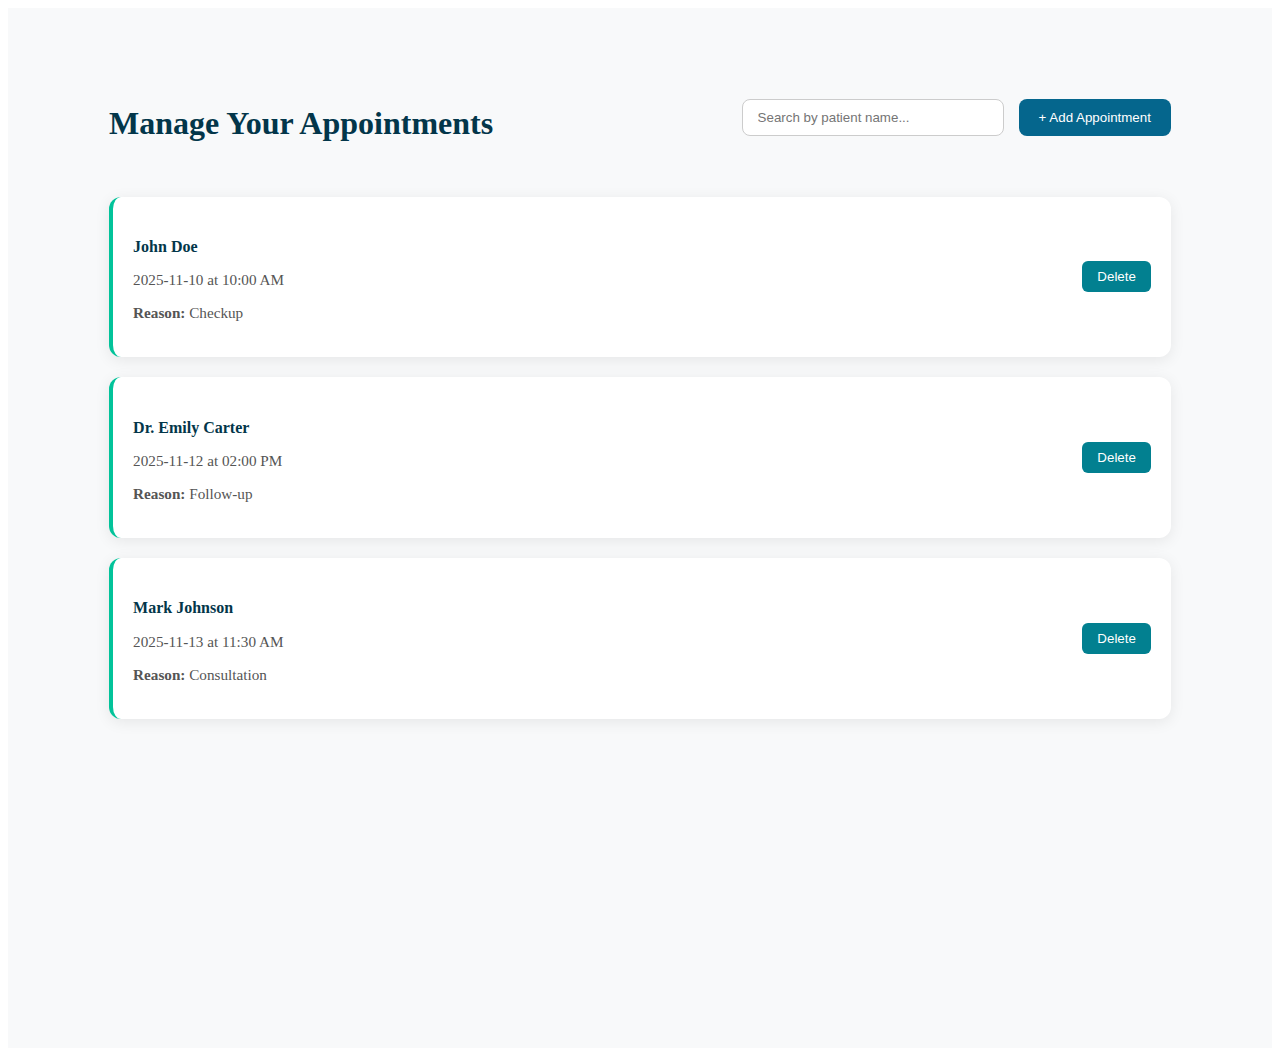
<file: Frontend/appointment.html>
<!DOCTYPE html>
<html lang="en">
<head>
  <meta charset="UTF-8" />
  <meta name="viewport" content="width=device-width, initial-scale=1.0" />
  <title>Appointments | Doctor's Day Planner</title>

  <link rel="stylesheet" href="appointment.css" />

  <script defer src="appointment.js"></script>
</head>
<body>

  <section class="appointments">
    <div class="appointments-header">
      <h2>Manage Your Appointments</h2>
      <div class="appointment-controls">
        <input type="text" id="search" placeholder="Search by patient name..." />
        <button id="addAppointmentBtn">+ Add Appointment</button>
      </div>
    </div>

    <div class="appointment-list" id="appointmentList">
    </div>
  </section>

</body>
</html>
</file>
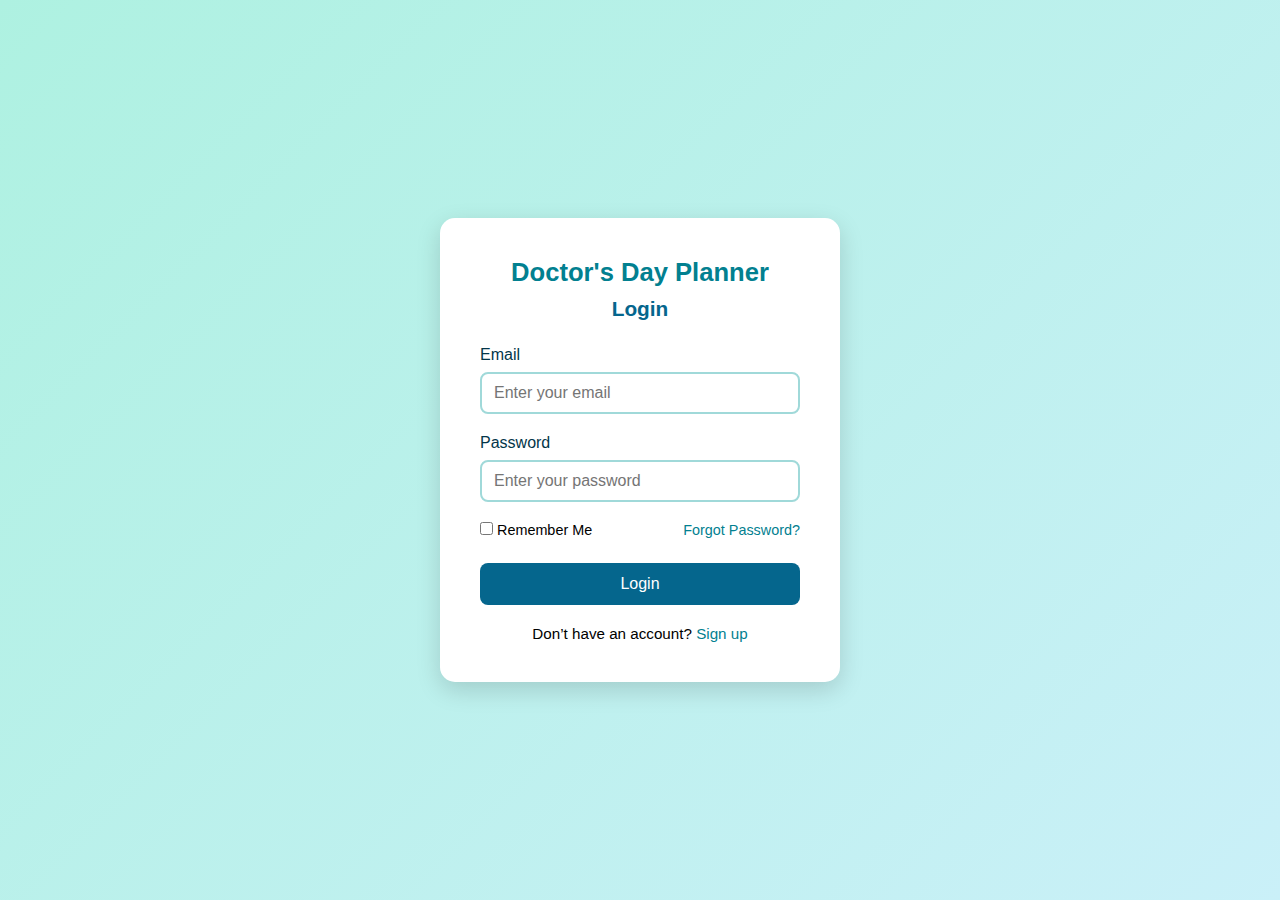
<file: Frontend/dashboard.html>
<!DOCTYPE html>
<html lang="en">
<head>
  <meta charset="UTF-8" />
  <meta name="viewport" content="width=device-width, initial-scale=1.0" />
  <title>Doctor's Dashboard | Doctor's Day Planner</title>

  <link rel="stylesheet" href="dashboard.css" />
  <script defer src="dashboard.js"></script>
</head>
<body>
  <!-- HEADER -->
  <header>
    <h1>Doctor's Day Planner</h1>
    <nav>
      <ul>
        <li><a href="dashboard.html" class="active">Dashboard</a></li>
        <li><a href="appointments.html">Appointments</a></li>
        <li><a href="tasks.html">Tasks</a></li>
        <li><a href="reminders.html">Reminders</a></li>
        <li><a href="academic.html">Academic</a></li>
      </ul>
      <button id="logoutBtn" class="logout-btn">Logout</button>
    </nav>
  </header>

  <!-- DASHBOARD MAIN SECTION -->
  <section class="dashboard">
    <h2>Welcome, Doctor</h2>

    <div id="calendar" class="calendar"></div>

    <div class="dashboard-sections">
      <div id="appointmentsSection">
        <h3>Upcoming Appointments</h3>
        <ul id="appointmentsList"><li>Loading appointments...</li></ul>
      </div>

      <div id="tasksSection">
        <h3>Your Tasks</h3>
        <ul id="tasksList"><li>Loading tasks...</li></ul>
      </div>

      <div id="remindersSection">
        <h3>Reminders</h3>
        <ul id="remindersList"><li>Loading reminders...</li></ul>
      </div>
    </div>
  </section>

  <!-- FOOTER -->
  <footer>
    <p>&copy; 2025 Doctor's Day Planner | All Rights Reserved</p>
  </footer>
</body>
</html>
</file>
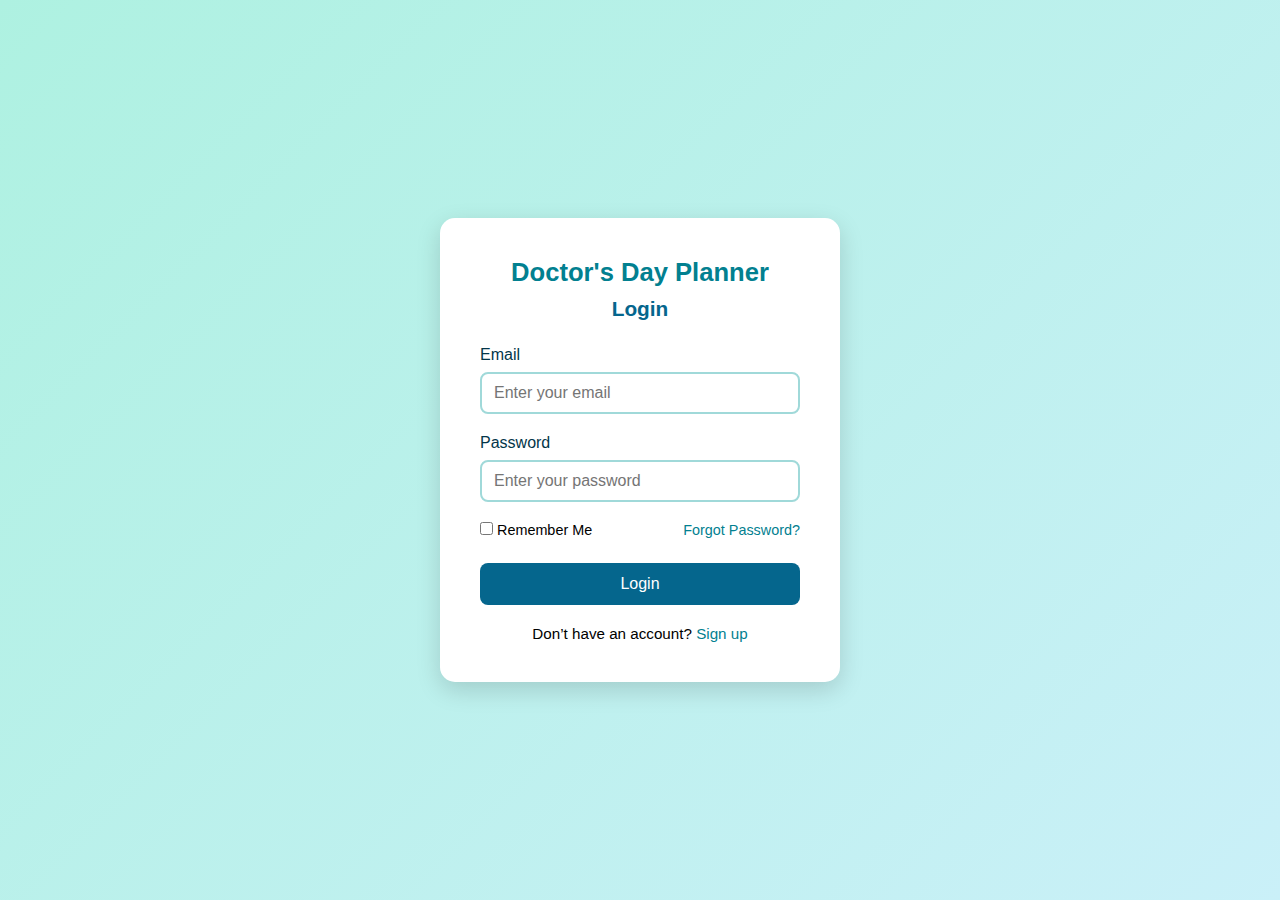
<file: Frontend/login.html>
<!DOCTYPE html>
<html lang="en">
<head>
  <meta charset="UTF-8" />
  <meta name="viewport" content="width=device-width, initial-scale=1.0" />
  <title>Login | Doctor's Day Planner</title>

  <link rel="stylesheet" href="login.css" />

  <script defer src="login.js"></script>
</head>
<body>

  <section class="login-container">
    <div class="login-box">
      <h1>Doctor's Day Planner</h1>
      <h2>Login</h2>

      <form id="loginForm">
        <div class="input-group">
          <label for="email">Email</label>
          <input type="email" id="email" placeholder="Enter your email" required />
        </div>

        <div class="input-group">
          <label for="password">Password</label>
          <input type="password" id="password" placeholder="Enter your password" required />
        </div>

        <div class="options">
          <label>
            <input type="checkbox" id="rememberMe" /> Remember Me
          </label>
          <a href="#" class="forgot">Forgot Password?</a>
        </div>

        <button type="submit" class="login-btn">Login</button>

        <p class="signup-text">
          Don’t have an account? <a href="./signup.html">Sign up</a>
        </p>
      </form>
    </div>
  </section>

</body>
</html>
</file>
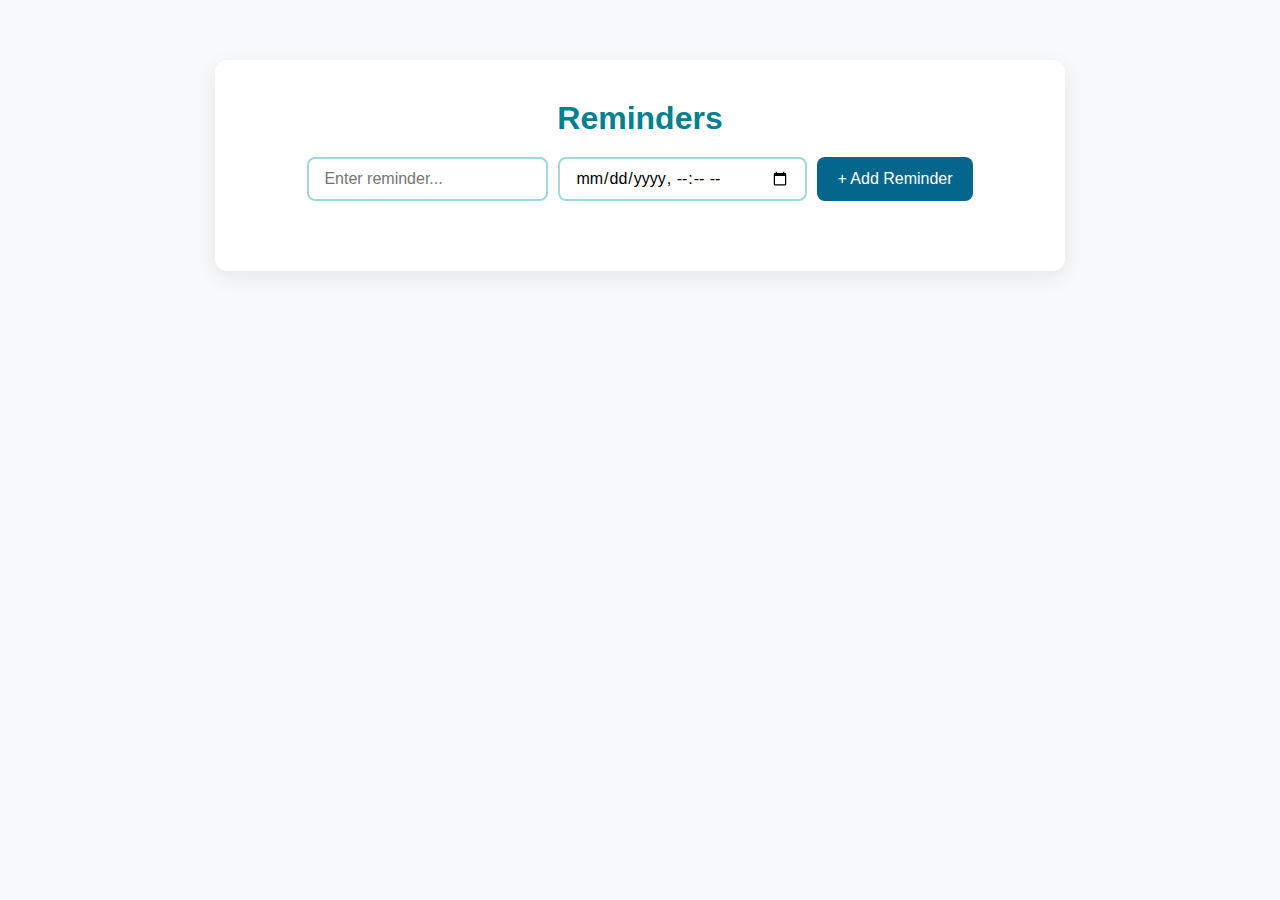
<file: Frontend/reminders.html>
<!DOCTYPE html>
<html lang="en">
<head>
  <meta charset="UTF-8" />
  <meta name="viewport" content="width=device-width, initial-scale=1.0" />
  <title>Reminders | Doctor's Day Planner</title>

  <link rel="stylesheet" href="reminders.css" />

  <script defer src="reminders.js"></script>
</head>
<body>

  <section class="reminders">
    <div class="reminders-header">
      <h2>Reminders</h2>
      <div class="reminder-controls">
        <input type="text" id="reminderText" placeholder="Enter reminder..." />
        <input type="datetime-local" id="reminderTime" />
        <button id="addReminderBtn">+ Add Reminder</button>
      </div>
    </div>

    <div class="reminder-list" id="reminderList">
    </div>
  </section>

</body>
</html>
</file>
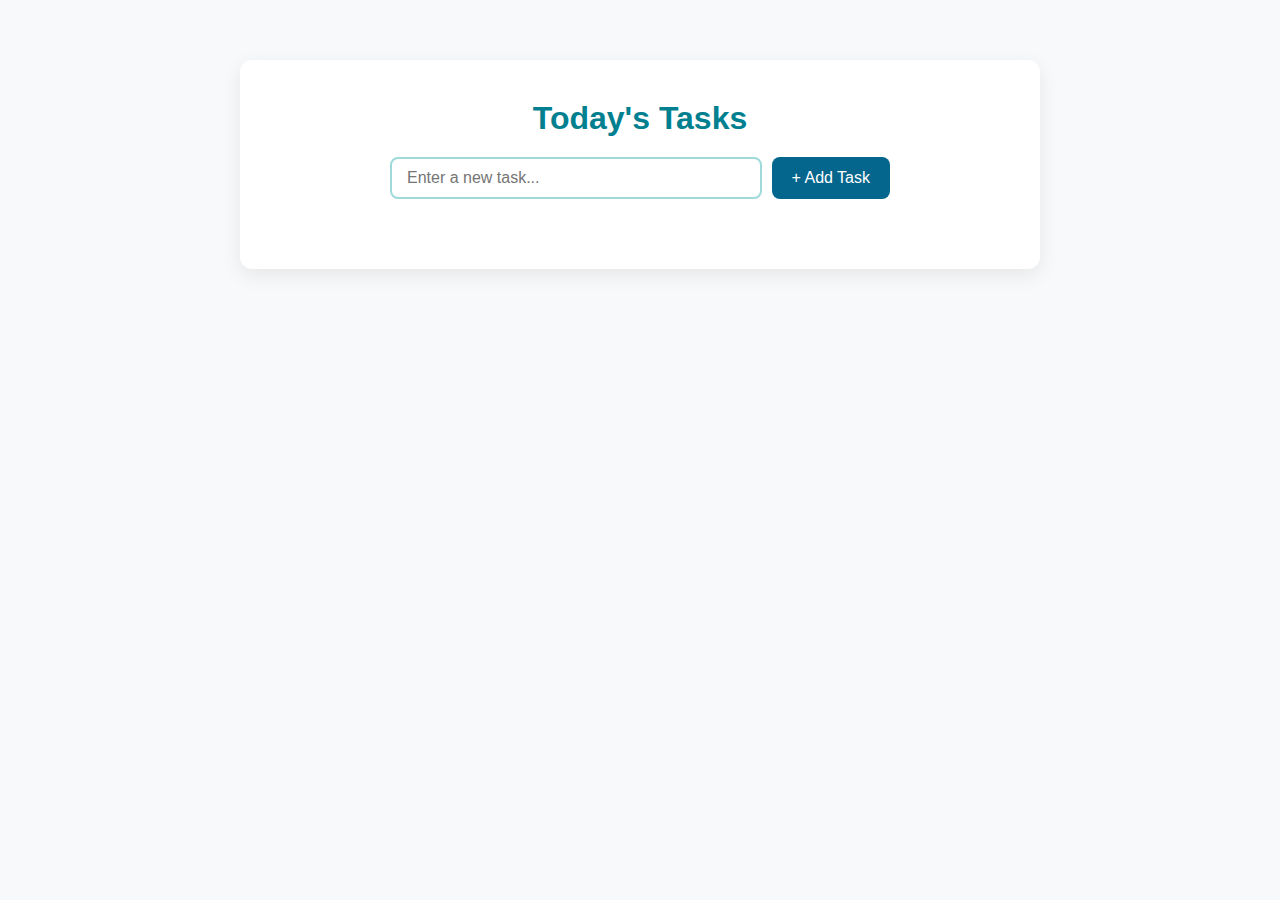
<file: Frontend/tasks.html>
<!DOCTYPE html>
<html lang="en">
<head>
  <meta charset="UTF-8" />
  <meta name="viewport" content="width=device-width, initial-scale=1.0" />
  <title>Tasks | Doctor's Day Planner</title>

  <link rel="stylesheet" href="tasks.css" />

  <script defer src="tasks.js"></script>
</head>
<body>

  <section class="tasks">
    <div class="tasks-header">
      <h2>Today's Tasks</h2>
      <div class="task-controls">
        <input type="text" id="taskInput" placeholder="Enter a new task..." />
        <button id="addTaskBtn">+ Add Task</button>
      </div>
    </div>

    <ul class="task-list" id="taskList">
    </ul>
  </section>

</body>
</html>
</file>
<file: Frontend/appointment.css>
.appointments {
  padding: 70px 8%;
  background: #f8f9fa;
  min-height: 100vh;
}

.appointments-header {
  display: flex;
  justify-content: space-between;
  align-items: center;
  flex-wrap: wrap;
  margin-bottom: 40px;
}

.appointments-header h2 {
  color: #03364a;
  font-size: 2rem;
  margin-bottom: 15px;
}

.appointment-controls {
  display: flex;
  gap: 15px;
  flex-wrap: wrap;
}

.appointment-controls input {
  padding: 10px 15px;
  border-radius: 8px;
  border: 1px solid #ccc;
  width: 230px;
  transition: border 0.3s;
}
.appointment-controls input:focus {
  border-color: #02c39a;
  outline: none;
}

.appointment-controls button {
  background-color: #05668d;
  color: white;
  border: none;
  padding: 10px 20px;
  border-radius: 8px;
  cursor: pointer;
  transition: background 0.3s, transform 0.2s;
}
.appointment-controls button:hover {
  background-color: #028090;
  transform: translateY(-2px);
}

.appointment-list {
  display: grid;
  gap: 20px;
}

.appointment-card {
  background: white;
  border-radius: 12px;
  padding: 20px;
  box-shadow: 0 3px 15px rgba(0,0,0,0.08);
  border-left: 4px solid #02c39a;
  display: flex;
  justify-content: space-between;
  align-items: center;
  transition: transform 0.3s;
}
.appointment-card:hover {
  transform: translateY(-3px);
}

.appointment-info h4 {
  color: #03364a;
  margin-bottom: 4px;
}
.appointment-info p {
  font-size: 0.95rem;
  color: #555;
}

.appointment-actions button {
  background: #028090;
  color: white;
  border: none;
  padding: 8px 15px;
  border-radius: 6px;
  margin-left: 8px;
  cursor: pointer;
  transition: background 0.3s;
}
.appointment-actions button:hover {
  background: #02c39a;
}
</file>
<file: Frontend/dashboard.css>
/* ====== BASE ====== */
* {
  margin: 0;
  padding: 0;
  box-sizing: border-box;
  font-family: "Poppins", sans-serif;
}

body {
  background-color: #f8f9fa;
  color: #2e2e2e;
  line-height: 1.6;
}

/* ====== HEADER ====== */
header {
  background-color: #05668d;
  color: white;
  padding: 15px 8%;
  display: flex;
  justify-content: space-between;
  align-items: center;
  position: sticky;
  top: 0;
  z-index: 100;
}

header h1 {
  font-size: 1.6rem;
  letter-spacing: 0.5px;
}

nav ul {
  list-style: none;
  display: flex;
  gap: 25px;
  align-items: center;
}

nav ul li a {
  color: white;
  text-decoration: none;
  font-weight: 500;
  transition: all 0.3s;
  padding: 6px 10px;
  border-radius: 6px;
}

nav ul li a:hover,
nav ul li a.active {
  background-color: #02c39a;
  color: #03364a;
}

.logout-btn {
  background-color: #02c39a;
  color: white;
  border: none;
  padding: 8px 18px;
  border-radius: 8px;
  font-weight: 500;
  cursor: pointer;
  transition: background 0.3s, transform 0.2s;
}

.logout-btn:hover {
  background-color: #00a387;
  transform: scale(1.05);
}

/* ====== DASHBOARD MAIN ====== */
.dashboard {
  padding: 60px 8%;
}

.dashboard h2 {
  font-size: 2rem;
  color: #03364a;
  margin-bottom: 15px;
  text-align: center;
}

#calendar {
  text-align: center;
  background: white;
  border-radius: 12px;
  padding: 20px;
  margin: 20px auto 40px;
  box-shadow: 0 4px 15px rgba(0, 0, 0, 0.08);
  max-width: 400px;
}

/* ====== DASHBOARD SECTIONS ====== */
.dashboard-sections {
  display: grid;
  grid-template-columns: repeat(auto-fit, minmax(300px, 1fr));
  gap: 30px;
}

.dashboard-sections > div {
  background: white;
  border-radius: 12px;
  padding: 20px;
  box-shadow: 0 4px 15px rgba(0, 0, 0, 0.08);
  transition: transform 0.3s, box-shadow 0.3s;
}

.dashboard-sections > div:hover {
  transform: translateY(-5px);
  box-shadow: 0 10px 25px rgba(0, 0, 0, 0.12);
}

.dashboard-sections h3 {
  color: #028090;
  margin-bottom: 15px;
  font-size: 1.3rem;
  border-bottom: 2px solid #02c39a;
  padding-bottom: 5px;
}

.dashboard-sections ul {
  list-style: none;
  padding-left: 0;
}

.dashboard-sections ul li {
  background-color: #e9f8f5;
  margin-bottom: 10px;
  padding: 10px 15px;
  border-radius: 8px;
  color: #03364a;
  transition: background-color 0.3s ease;
}

.dashboard-sections ul li:hover {
  background-color: #c6f2e7;
}

/* ====== FOOTER ====== */
footer {
  background-color: #03364a;
  color: white;
  text-align: center;
  padding: 20px;
  font-size: 0.9rem;
  margin-top: 50px;
}

/* ====== RESPONSIVE ====== */
@media (max-width: 768px) {
  header {
    flex-direction: column;
    text-align: center;
    gap: 10px;
  }

  nav ul {
    flex-wrap: wrap;
    justify-content: center;
  }

  .dashboard {
    padding: 40px 5%;
  }

  #calendar {
    width: 100%;
  }
}
</file>
<file: Frontend/login.css>
* {
  margin: 0;
  padding: 0;
  box-sizing: border-box;
  font-family: "Poppins", sans-serif;
}

body {
  background: linear-gradient(135deg, #aef1e1, #caf0f8);
  height: 100vh;
  display: flex;
  justify-content: center;
  align-items: center;
}

.login-container {
  display: flex;
  justify-content: center;
  align-items: center;
  width: 100%;
}

.login-box {
  background: #ffffff;
  max-width: 400px;
  width: 100%;
  padding: 40px;
  border-radius: 15px;
  box-shadow: 0 8px 25px rgba(0, 0, 0, 0.15);
  text-align: center;
}

.login-box h1 {
  color: #028090;
  margin-bottom: 10px;
  font-size: 1.6rem;
}

.login-box h2 {
  color: #05668d;
  margin-bottom: 25px;
  font-size: 1.3rem;
}

.input-group {
  text-align: left;
  margin-bottom: 20px;
}

.input-group label {
  display: block;
  margin-bottom: 8px;
  font-weight: 500;
  color: #03364a;
}

.input-group input {
  width: 100%;
  padding: 10px 12px;
  border: 2px solid #a0d9d9;
  border-radius: 8px;
  font-size: 1rem;
  outline: none;
  transition: border-color 0.3s;
}

.input-group input:focus {
  border-color: #028090;
}

.options {
  display: flex;
  justify-content: space-between;
  align-items: center;
  margin-bottom: 25px;
  font-size: 0.9rem;
}

.options a {
  color: #028090;
  text-decoration: none;
}

.options a:hover {
  text-decoration: underline;
}

.login-btn {
  background-color: #05668d;
  color: white;
  border: none;
  padding: 12px 0;
  width: 100%;
  border-radius: 8px;
  font-size: 1rem;
  cursor: pointer;
  transition: background 0.3s;
}

.login-btn:hover {
  background-color: #028090;
}

.signup-text {
  margin-top: 20px;
  font-size: 0.95rem;
}

.signup-text a {
  color: #028090;
  font-weight: 500;
  text-decoration: none;
}

.signup-text a:hover {
  text-decoration: underline;
}
</file>
<file: Frontend/reminders.css>
* {
  margin: 0;
  padding: 0;
  box-sizing: border-box;
  font-family: "Poppins", sans-serif;
}

body {
  background-color: #f8f9fa;
  color: #2e2e2e;
  padding: 60px 8%;
}

.reminders {
  background: #ffffff;
  border-radius: 12px;
  box-shadow: 0 6px 20px rgba(0, 0, 0, 0.08);
  padding: 40px;
  max-width: 850px;
  margin: 0 auto;
}

.reminders-header {
  text-align: center;
  margin-bottom: 30px;
}

.reminders-header h2 {
  color: #028090;
  font-size: 2rem;
  margin-bottom: 20px;
}

.reminder-controls {
  display: flex;
  flex-wrap: wrap;
  justify-content: center;
  gap: 10px;
}

.reminder-controls input[type="text"],
.reminder-controls input[type="datetime-local"] {
  padding: 10px 15px;
  font-size: 1rem;
  border: 2px solid #a0d9d9;
  border-radius: 8px;
  outline: none;
  transition: border-color 0.3s;
}

.reminder-controls input:focus {
  border-color: #028090;
}

.reminder-controls button {
  background-color: #05668d;
  color: white;
  border: none;
  padding: 10px 20px;
  font-size: 1rem;
  border-radius: 8px;
  cursor: pointer;
  transition: background 0.3s;
}

.reminder-controls button:hover {
  background-color: #028090;
}

.reminder-list {
  margin-top: 30px;
}

.reminder-item {
  background-color: #e8f9f3;
  border-left: 5px solid #02c39a;
  padding: 15px 20px;
  border-radius: 10px;
  margin-bottom: 15px;
  display: flex;
  justify-content: space-between;
  align-items: center;
  transition: all 0.3s;
}

.reminder-item:hover {
  background-color: #d8f4ee;
  transform: translateY(-2px);
}

.reminder-text {
  flex: 1;
  font-size: 1.05rem;
}

.reminder-time {
  color: #555;
  font-size: 0.9rem;
  margin-right: 15px;
}

.delete-reminder {
  background: none;
  border: none;
  color: #d62828;
  font-size: 1rem;
  cursor: pointer;
  border-radius: 5px;
  transition: background 0.2s;
}

.delete-reminder:hover {
  background-color: #fddede;
}

@media (max-width: 600px) {
  .reminder-controls {
    flex-direction: column;
  }

  .reminder-controls input,
  .reminder-controls button {
    width: 100%;
  }

  .reminder-item {
    flex-direction: column;
    align-items: flex-start;
    gap: 10px;
  }
}
</file>
<file: Frontend/tasks.css>
* {
  margin: 0;
  padding: 0;
  box-sizing: border-box;
  font-family: "Poppins", sans-serif;
}

body {
  background-color: #f8f9fa;
  color: #2e2e2e;
  padding: 60px 8%;
}

.tasks {
  background: #ffffff;
  border-radius: 12px;
  box-shadow: 0 6px 20px rgba(0, 0, 0, 0.08);
  padding: 40px;
  max-width: 800px;
  margin: 0 auto;
}

.tasks-header {
  display: flex;
  flex-direction: column;
  align-items: center;
  text-align: center;
}

.tasks-header h2 {
  color: #028090;
  font-size: 2rem;
  margin-bottom: 20px;
}

.task-controls {
  display: flex;
  justify-content: center;
  gap: 10px;
  width: 100%;
  max-width: 500px;
}

.task-controls input {
  flex: 1;
  padding: 10px 15px;
  font-size: 1rem;
  border: 2px solid #a0d9d9;
  border-radius: 8px;
  outline: none;
  transition: border-color 0.3s;
}

.task-controls input:focus {
  border-color: #028090;
}

.task-controls button {
  background-color: #05668d;
  color: white;
  border: none;
  padding: 10px 20px;
  font-size: 1rem;
  border-radius: 8px;
  cursor: pointer;
  transition: background 0.3s;
}

.task-controls button:hover {
  background-color: #028090;
}

.task-list {
  list-style: none;
  margin-top: 30px;
  padding: 0;
}

.task-item {
  display: flex;
  justify-content: space-between;
  align-items: center;
  background: #e8f9f3;
  padding: 12px 15px;
  margin-bottom: 12px;
  border-radius: 8px;
  transition: all 0.3s ease;
}

.task-item:hover {
  background: #d8f4ee;
  transform: translateY(-2px);
}

.task-text {
  flex: 1;
  font-size: 1.05rem;
}

.task-item.completed .task-text {
  text-decoration: line-through;
  color: #7a7a7a;
}

.task-actions {
  display: flex;
  gap: 10px;
}

.task-actions button {
  background-color: transparent;
  border: none;
  cursor: pointer;
  font-size: 1rem;
  padding: 5px 8px;
  border-radius: 5px;
  transition: background 0.2s;
}

.task-actions .complete-btn {
  color: #02c39a;
}

.task-actions .complete-btn:hover {
  background-color: #b9f3e4;
}

.task-actions .delete-btn {
  color: #d62828;
}

.task-actions .delete-btn:hover {
  background-color: #fddede;
}

@media (max-width: 600px) {
  .task-controls {
    flex-direction: column;
  }

  .task-controls input,
  .task-controls button {
    width: 100%;
  }

  .task-actions {
    flex-direction: column;
  }
}
</file>
